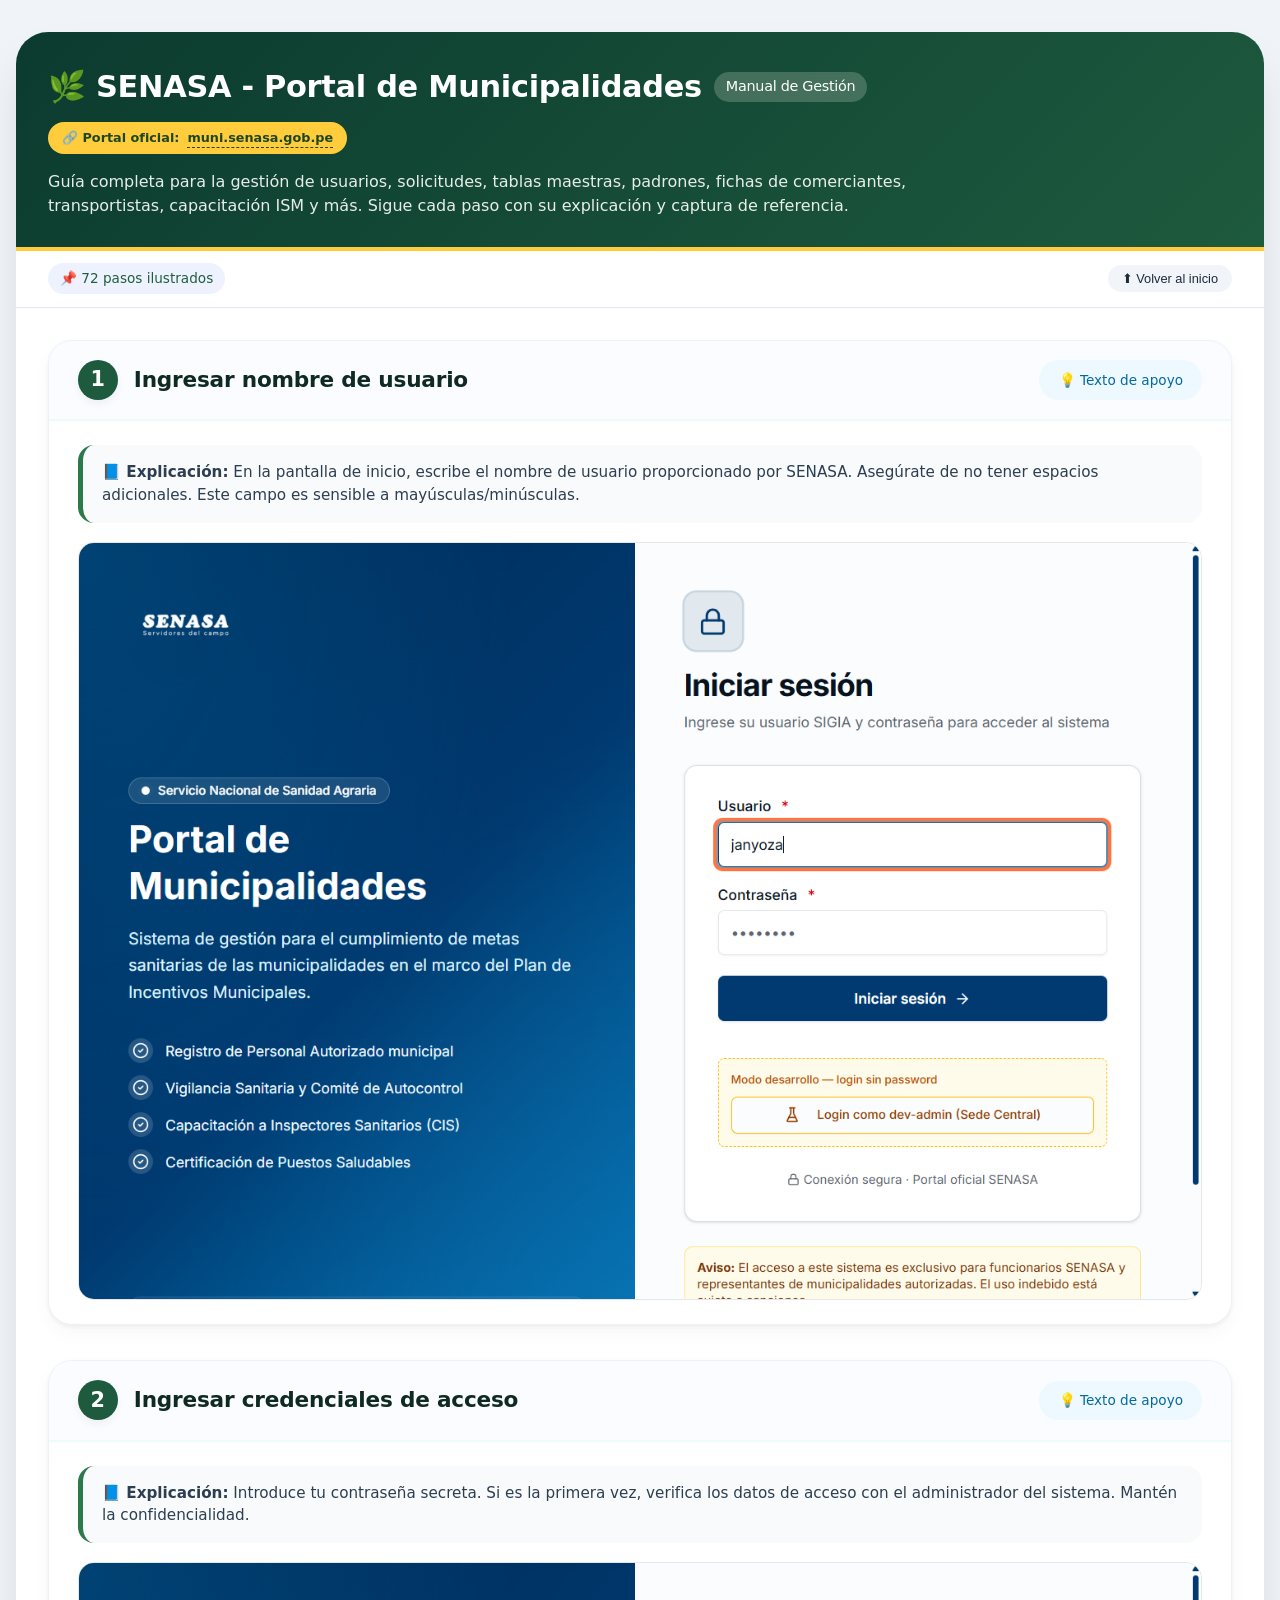
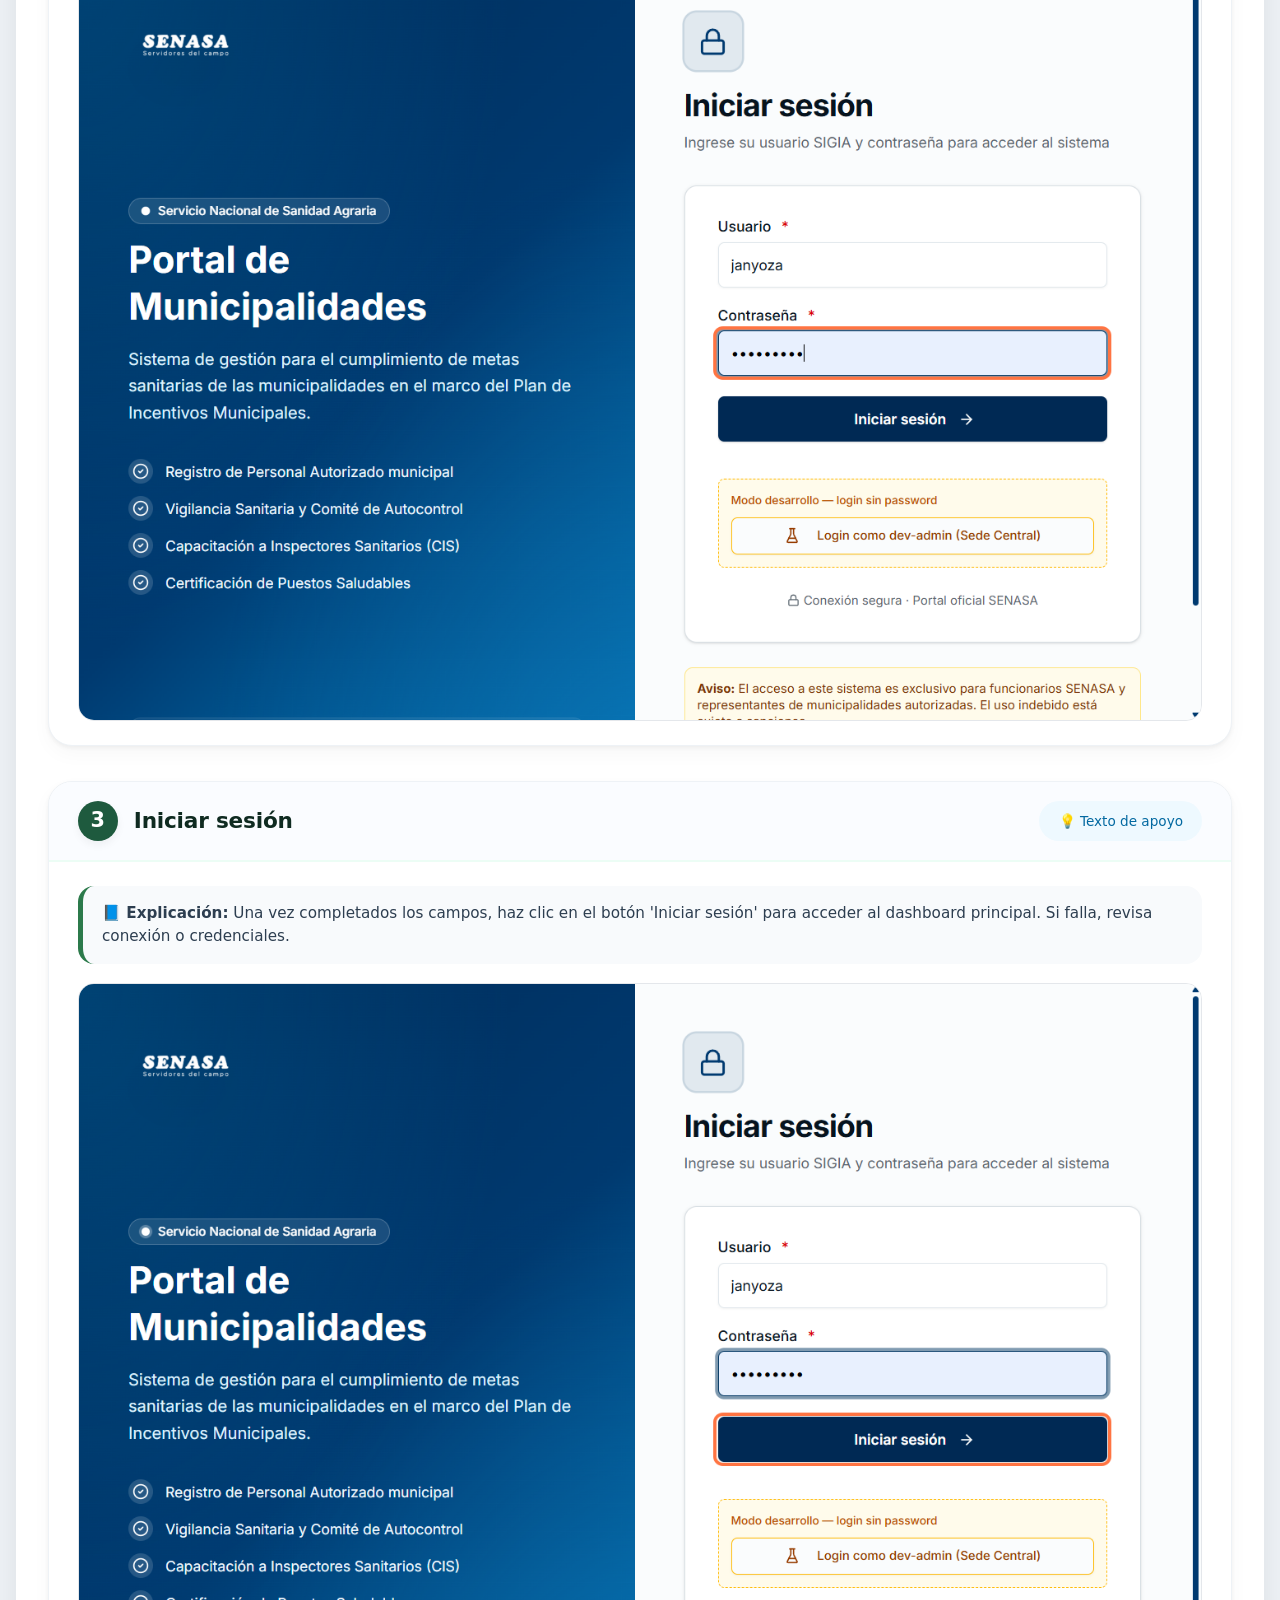
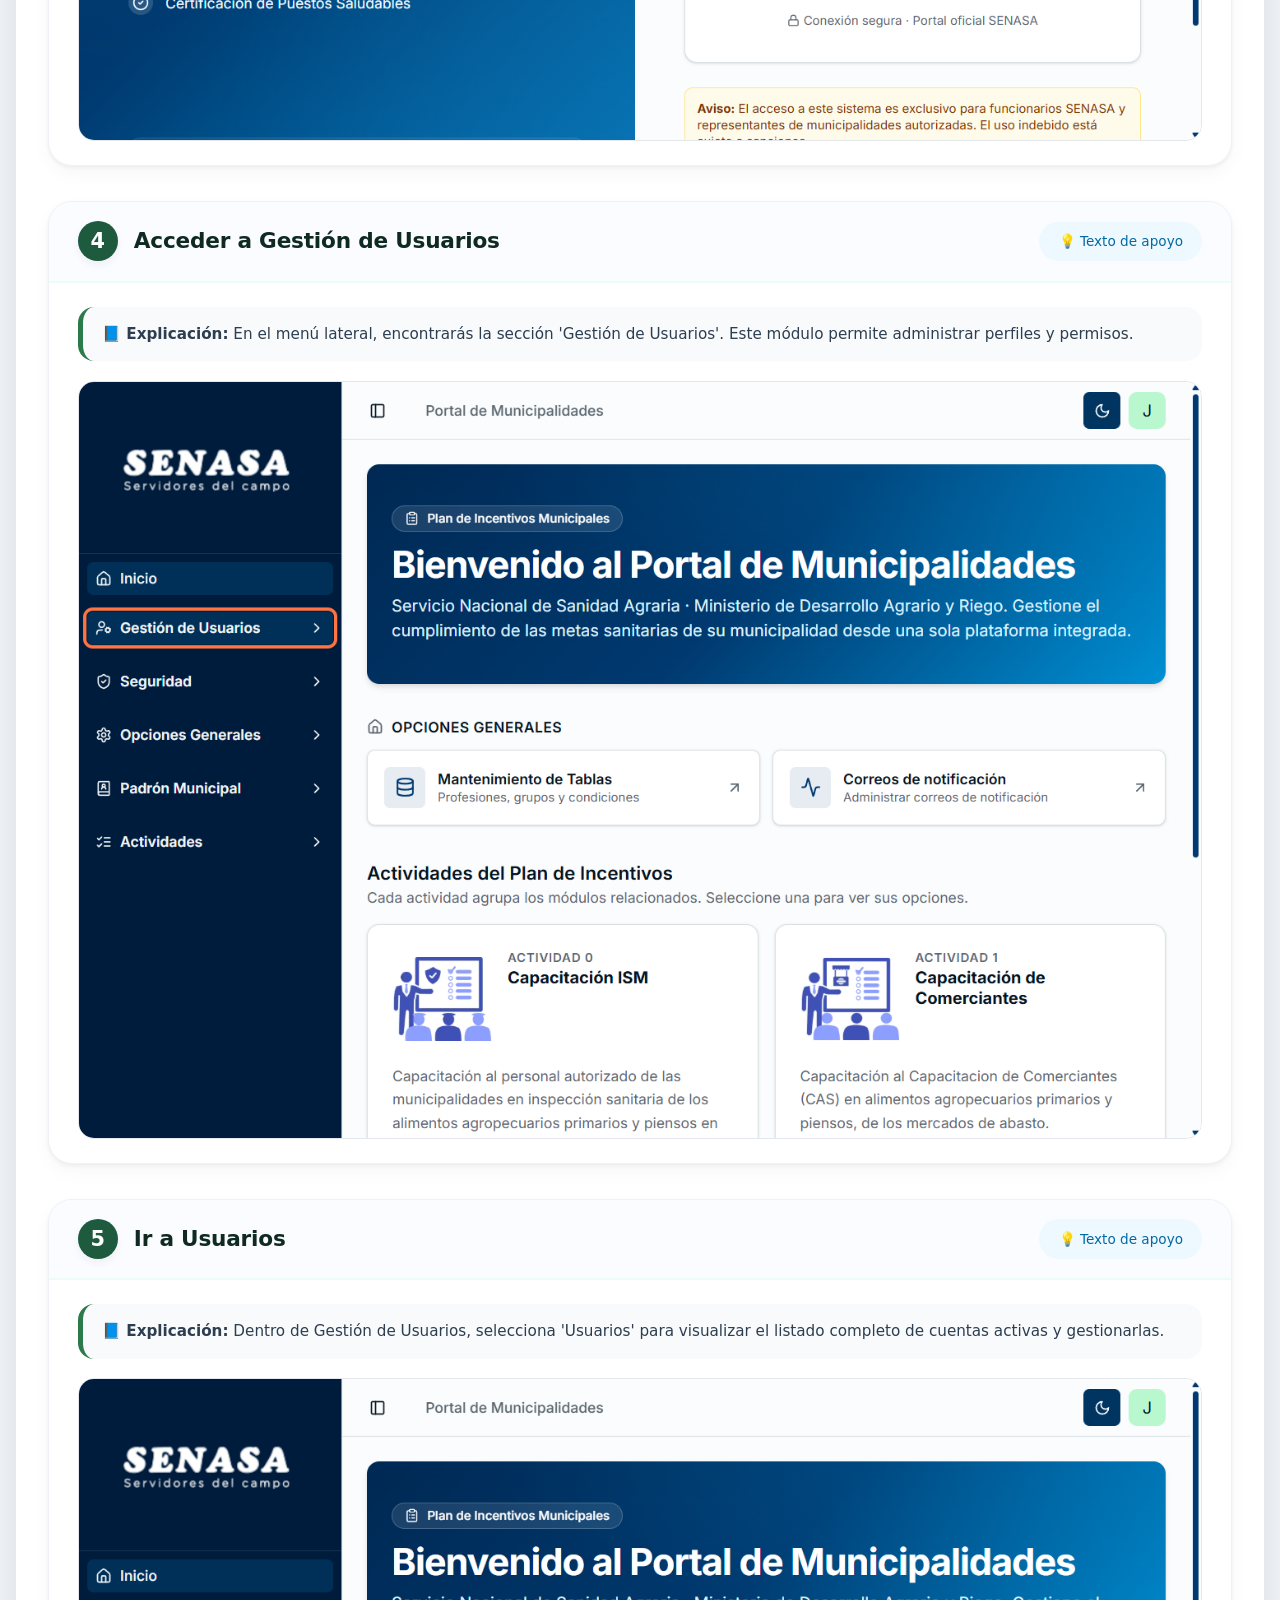
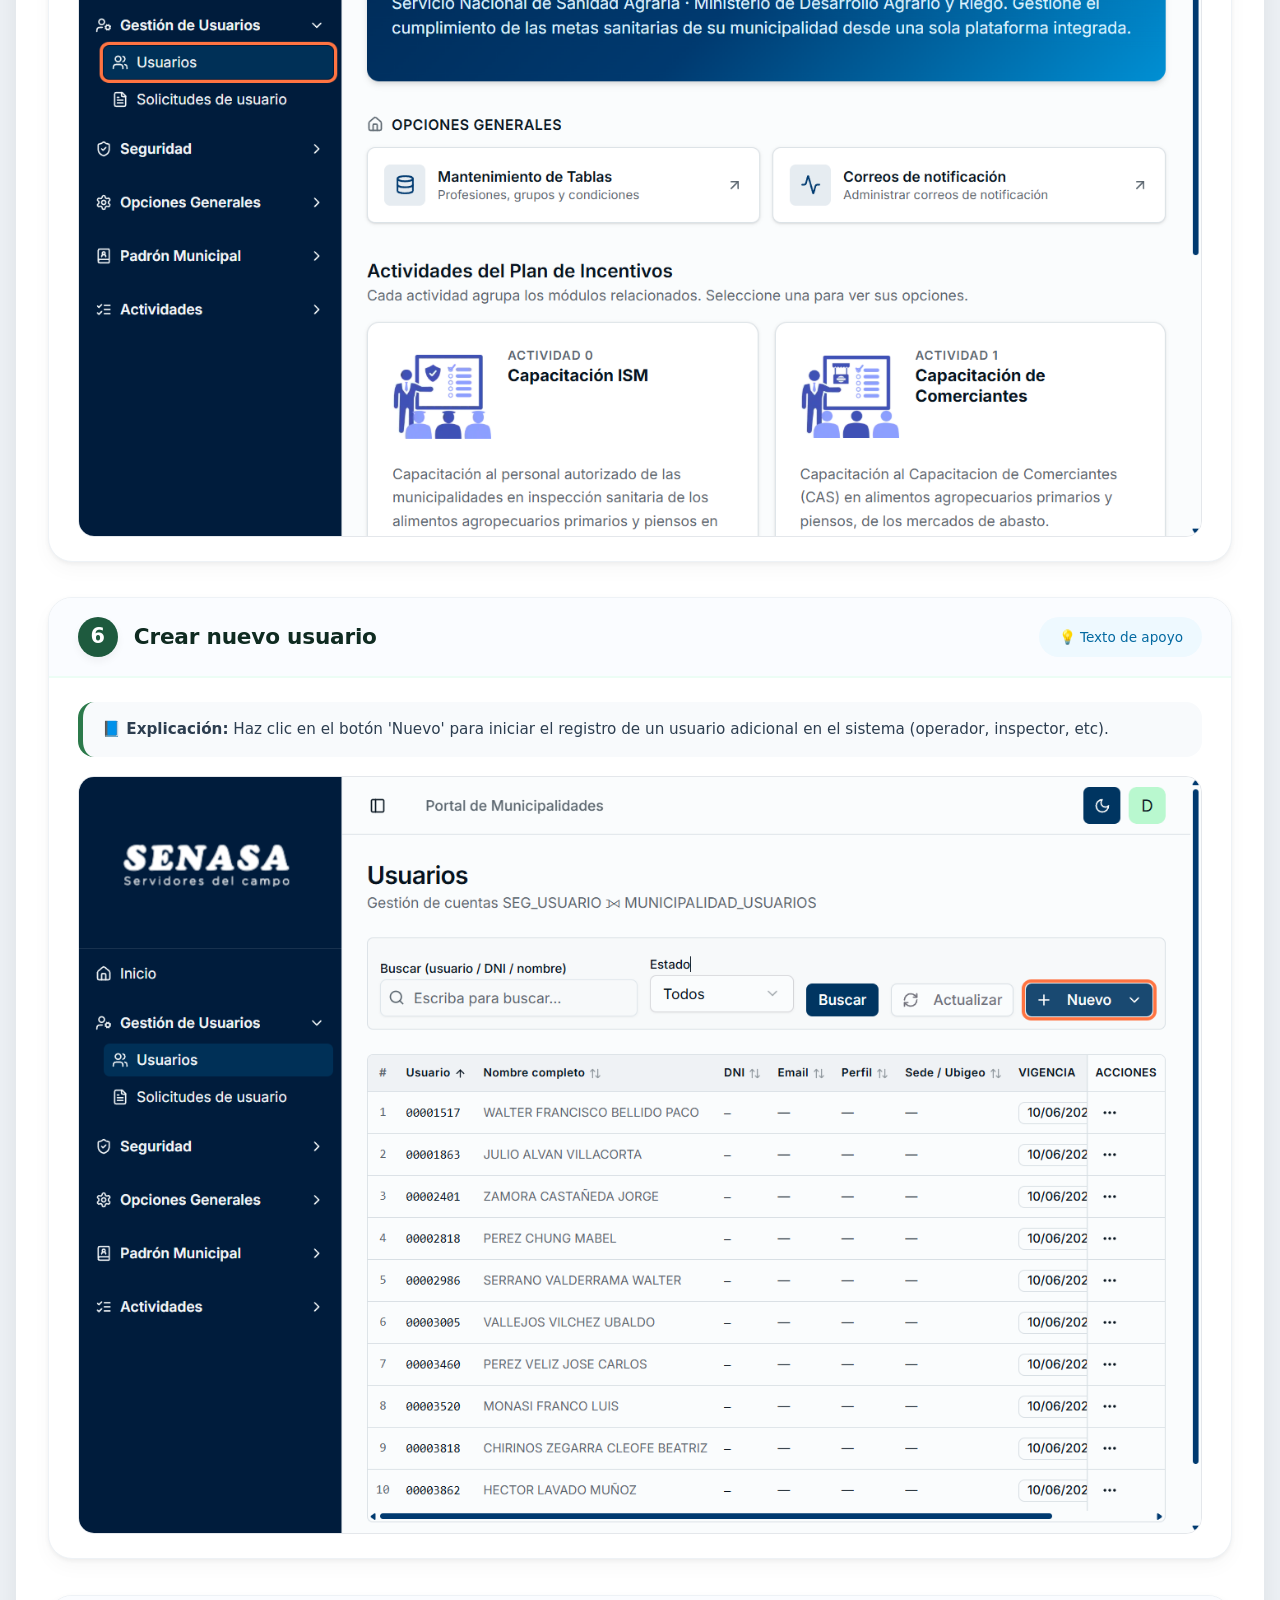
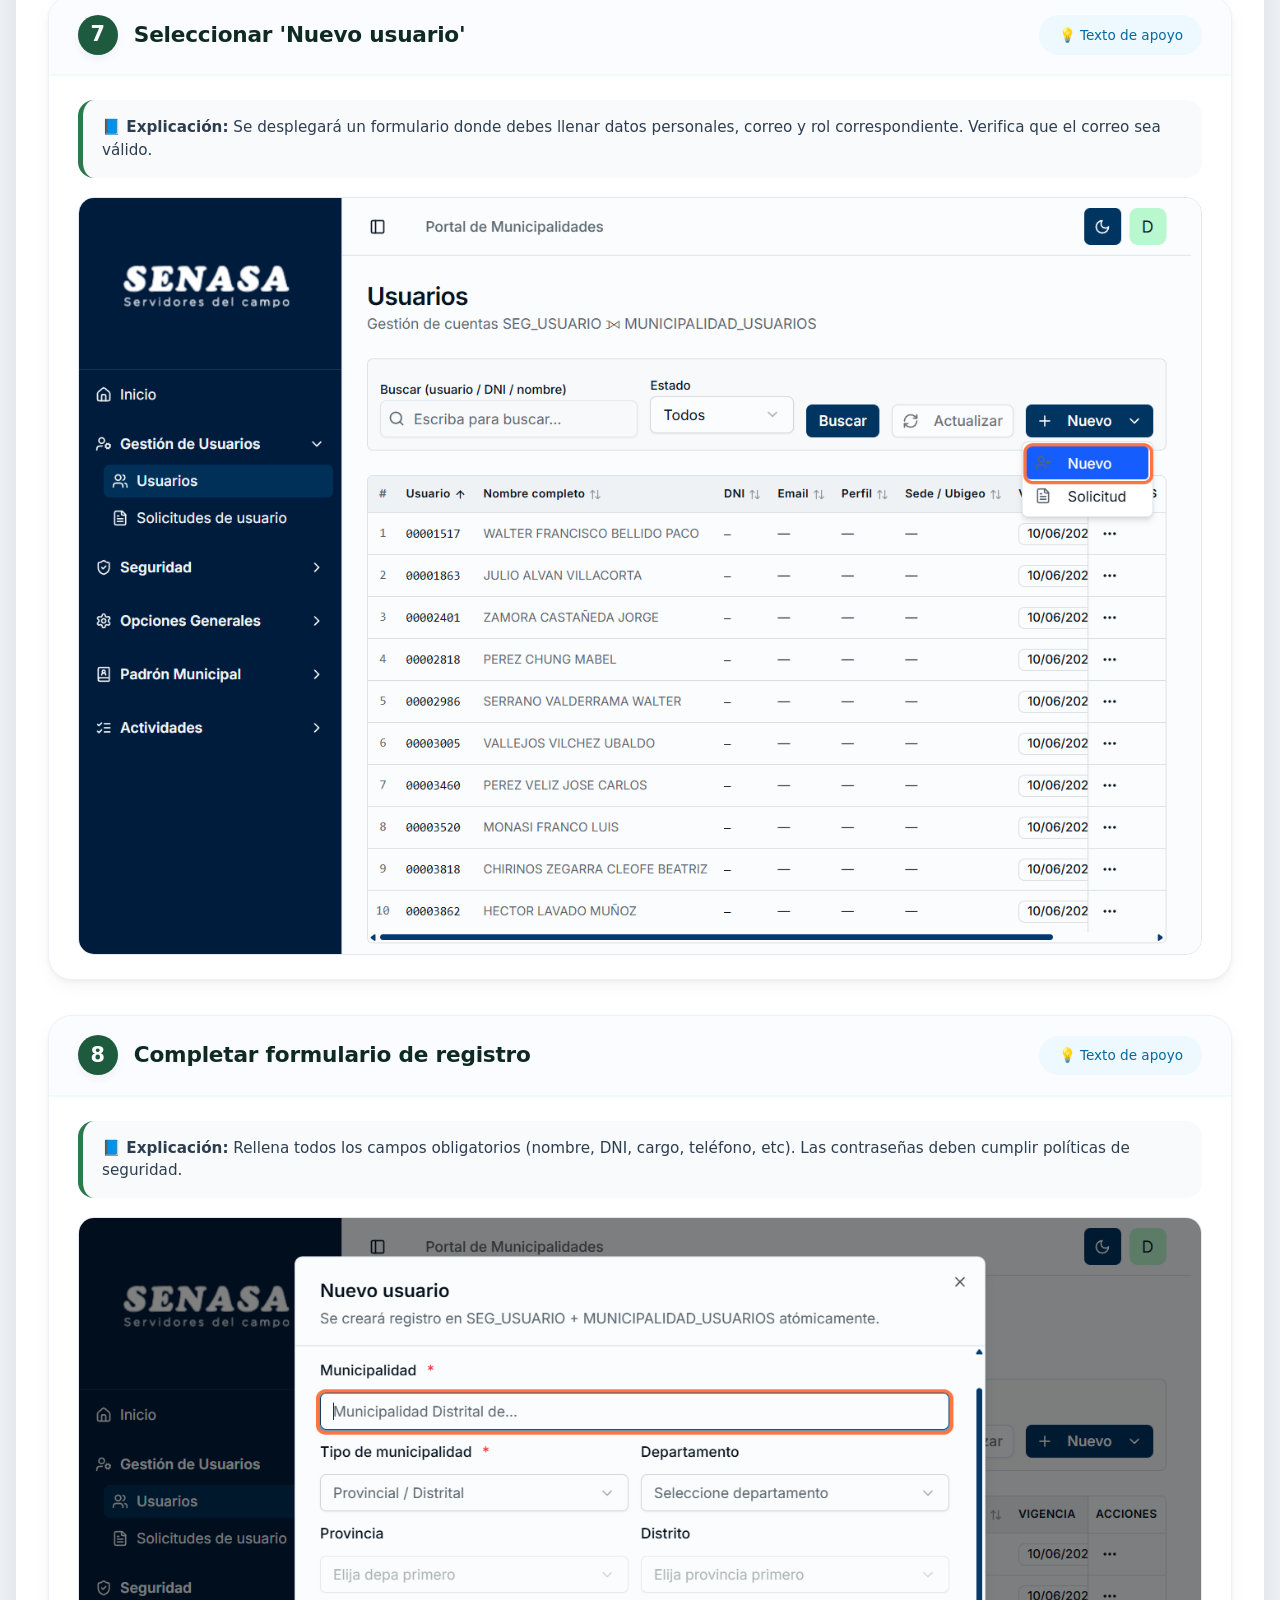
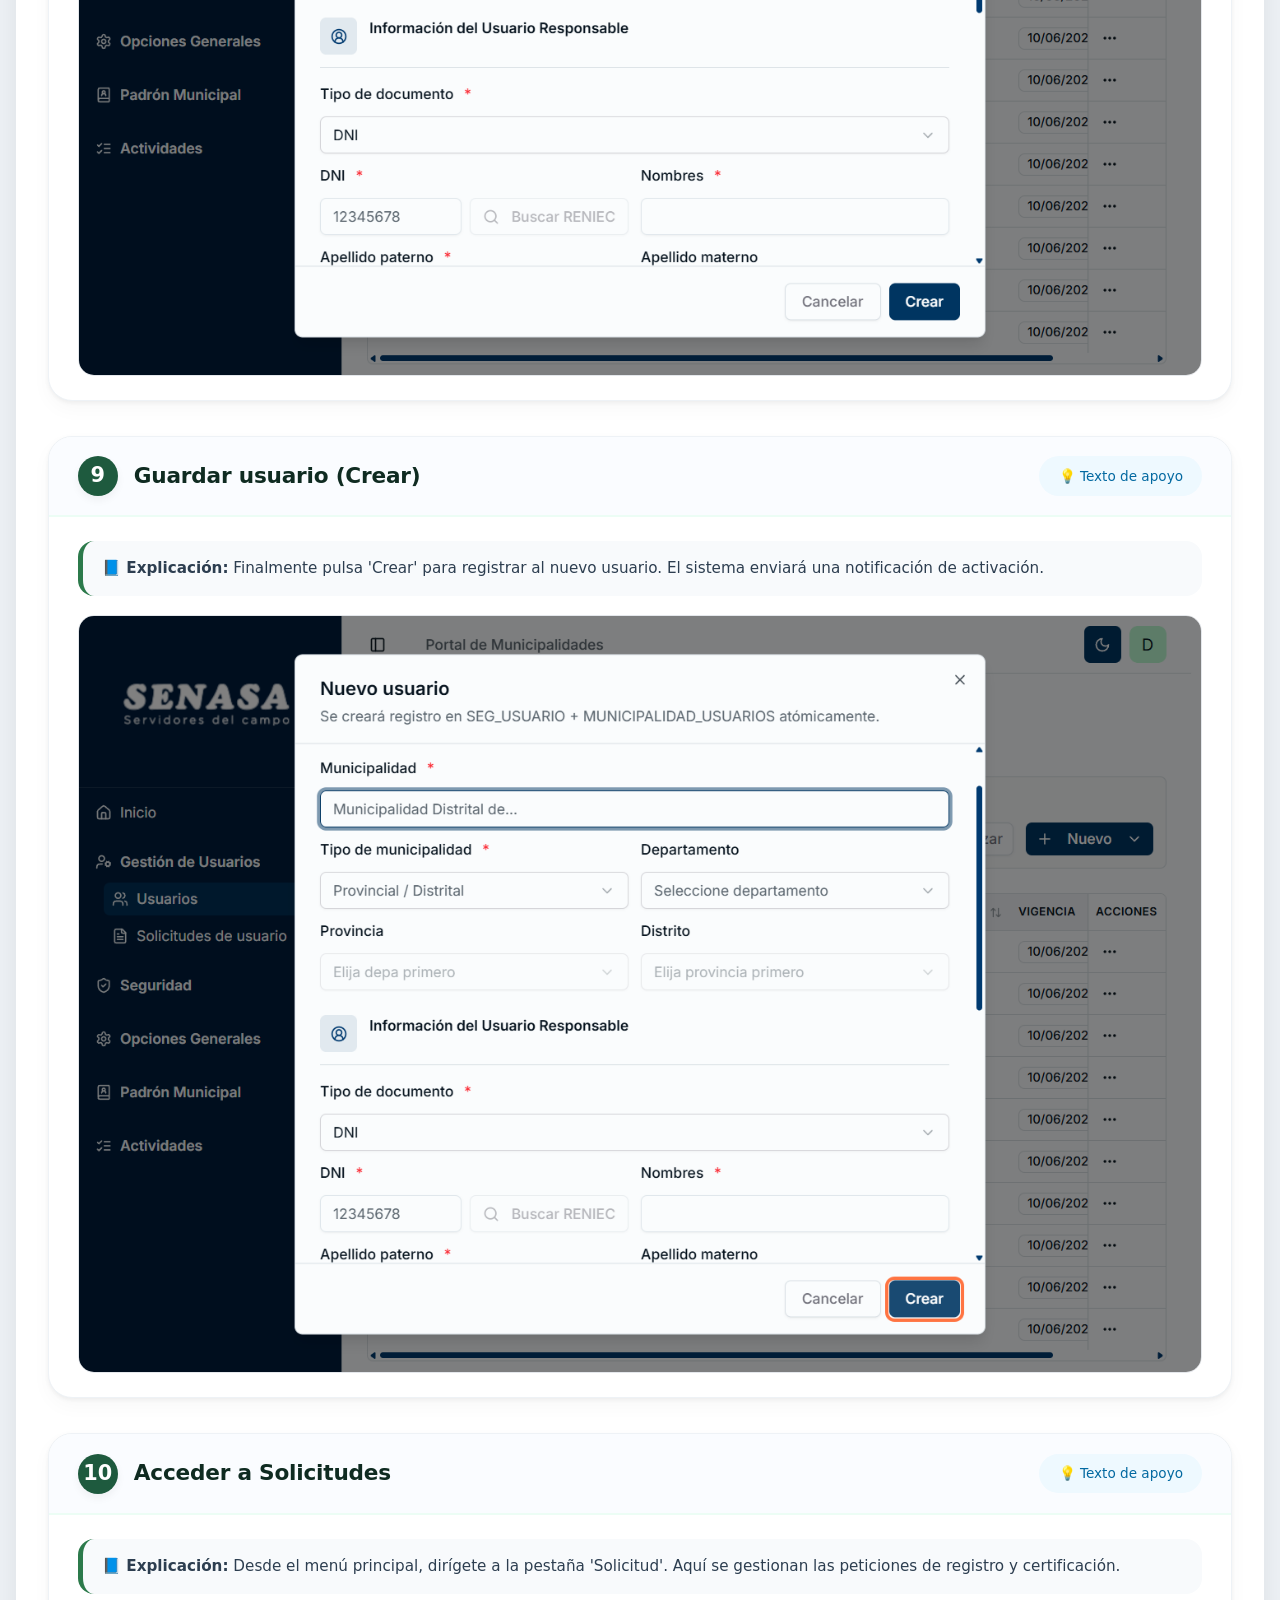
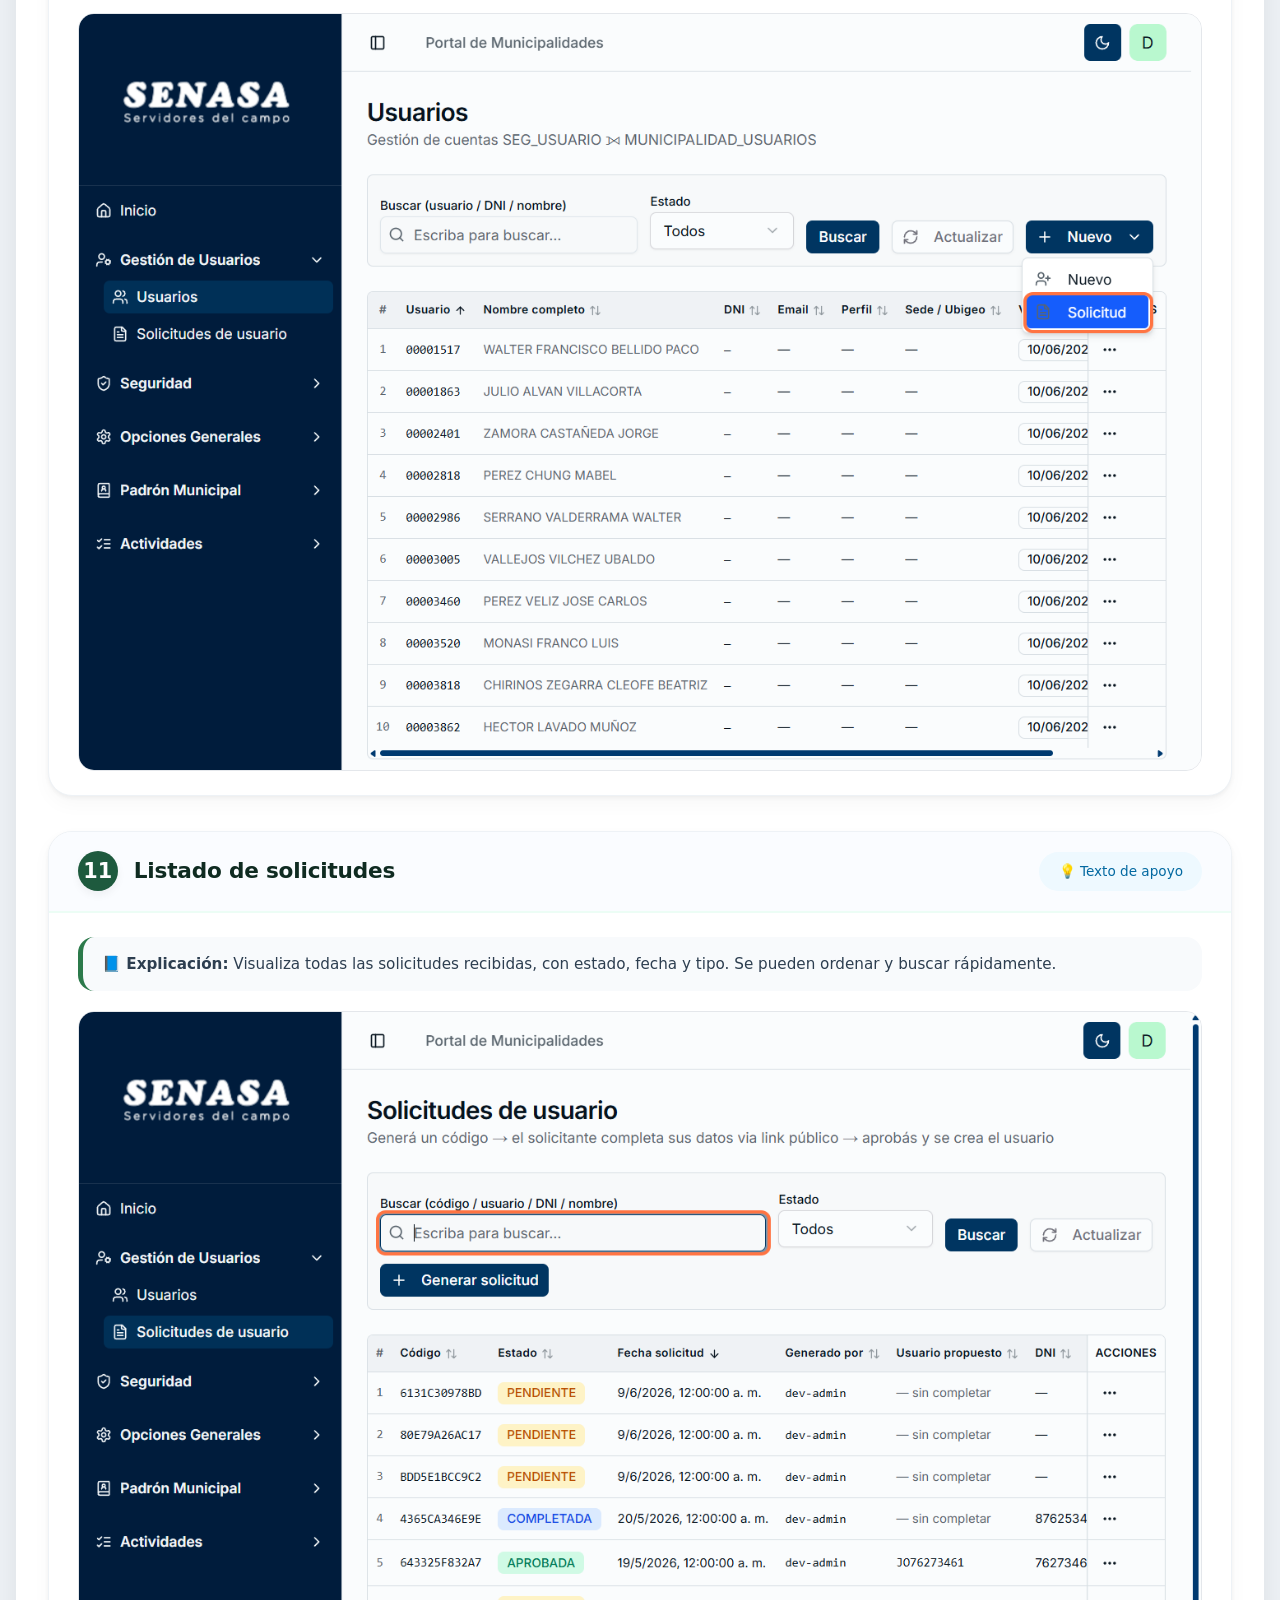
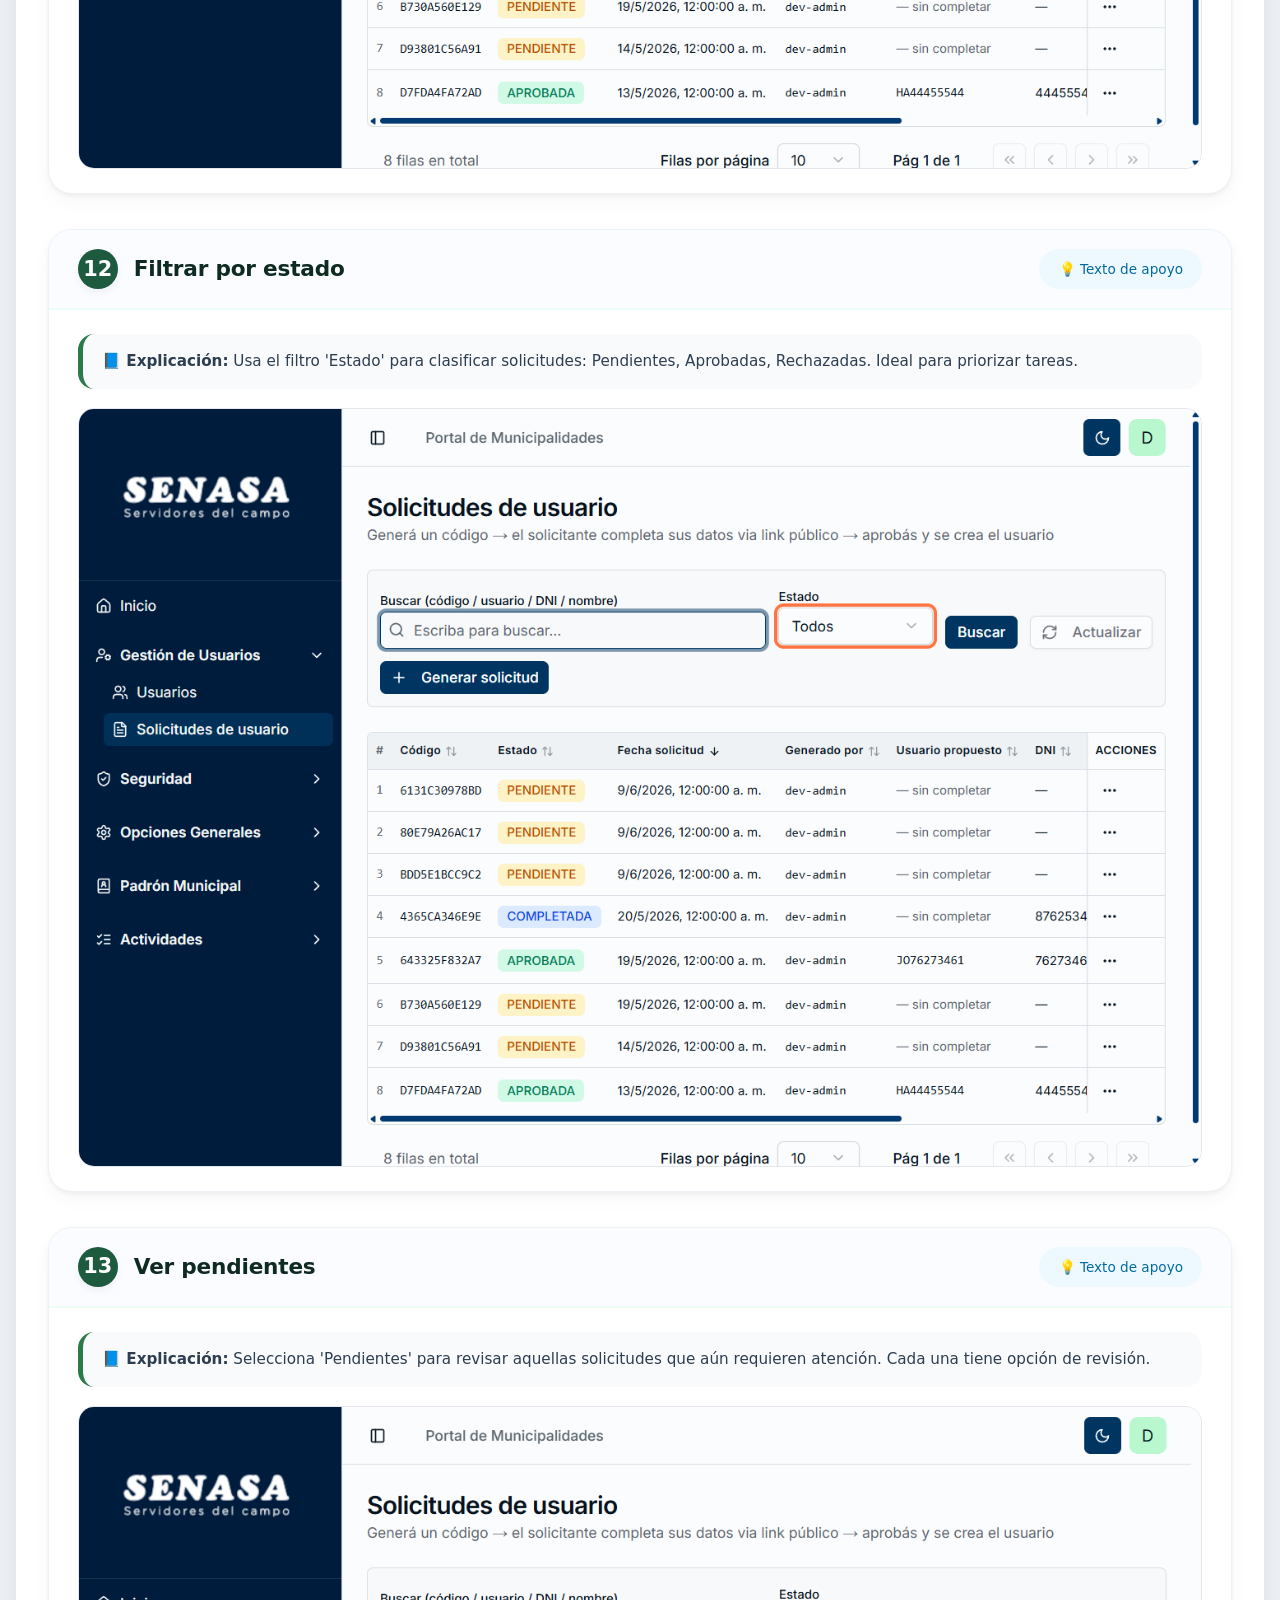
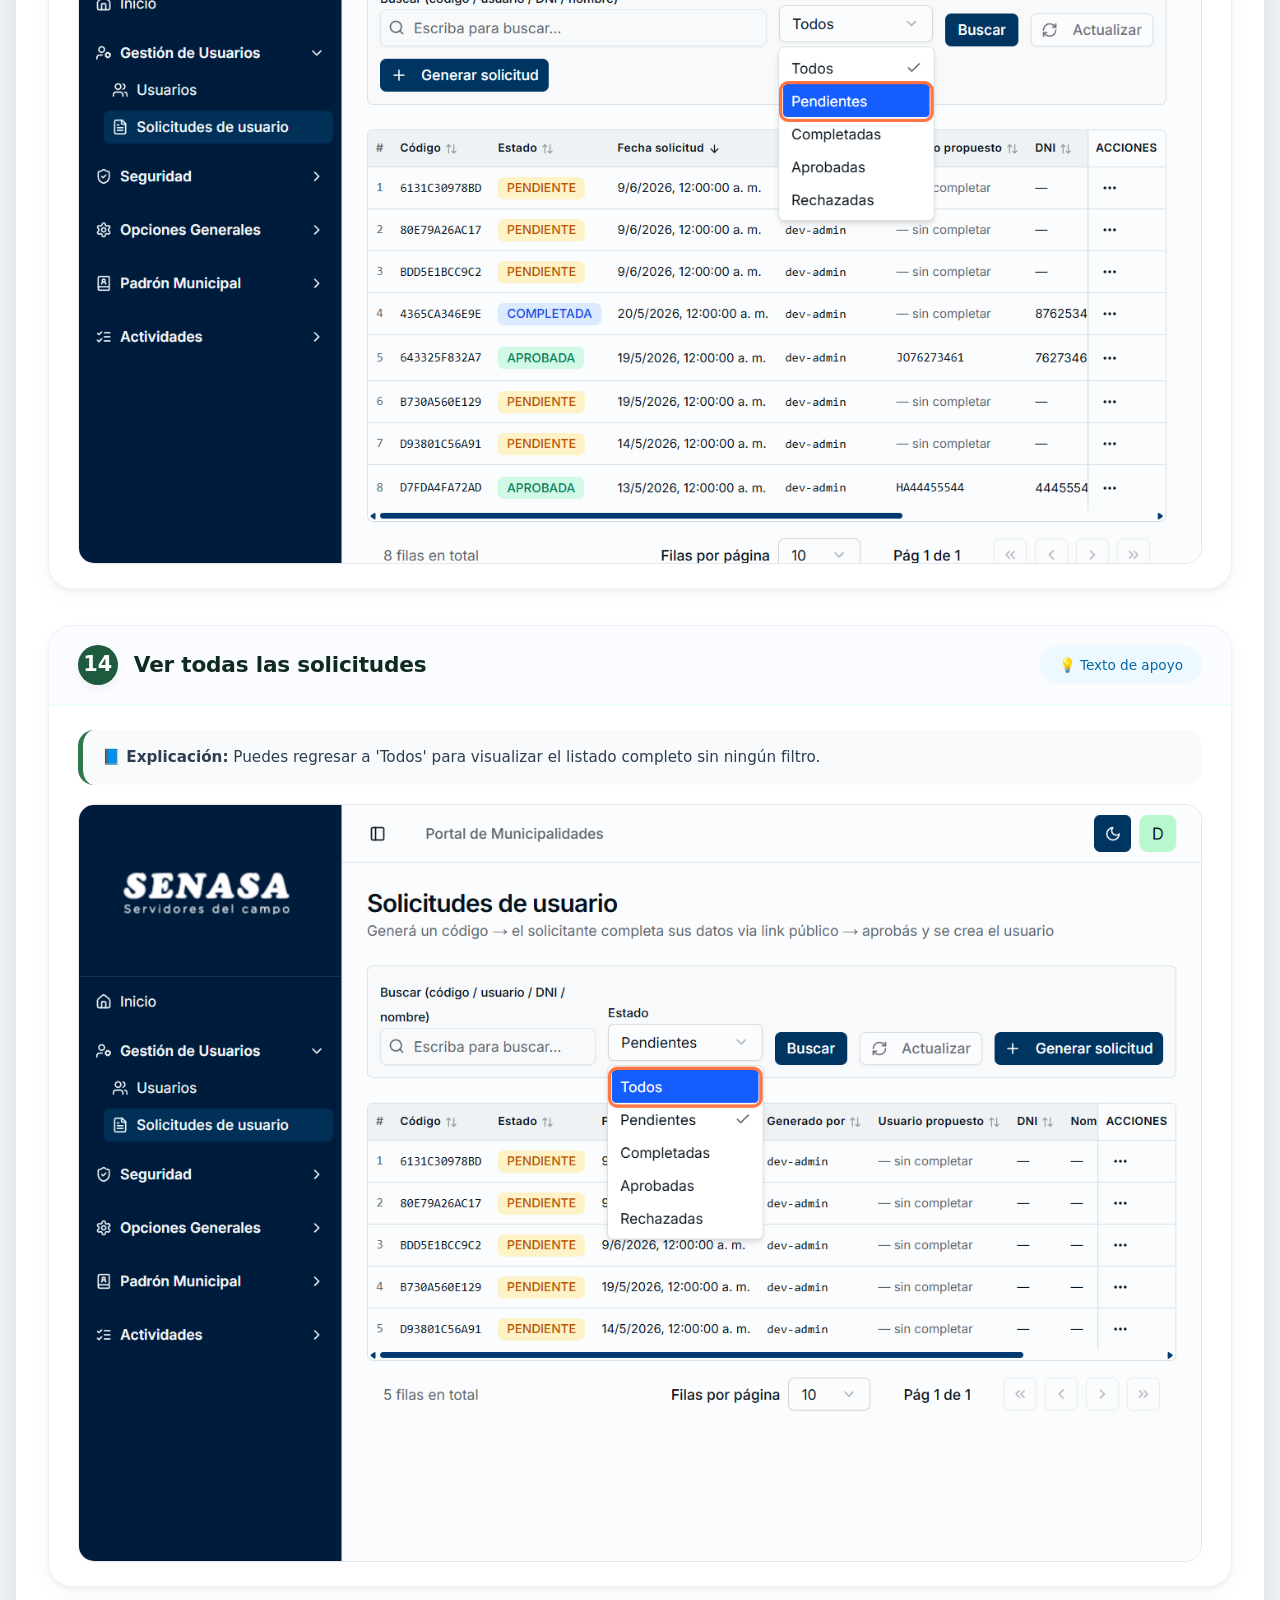
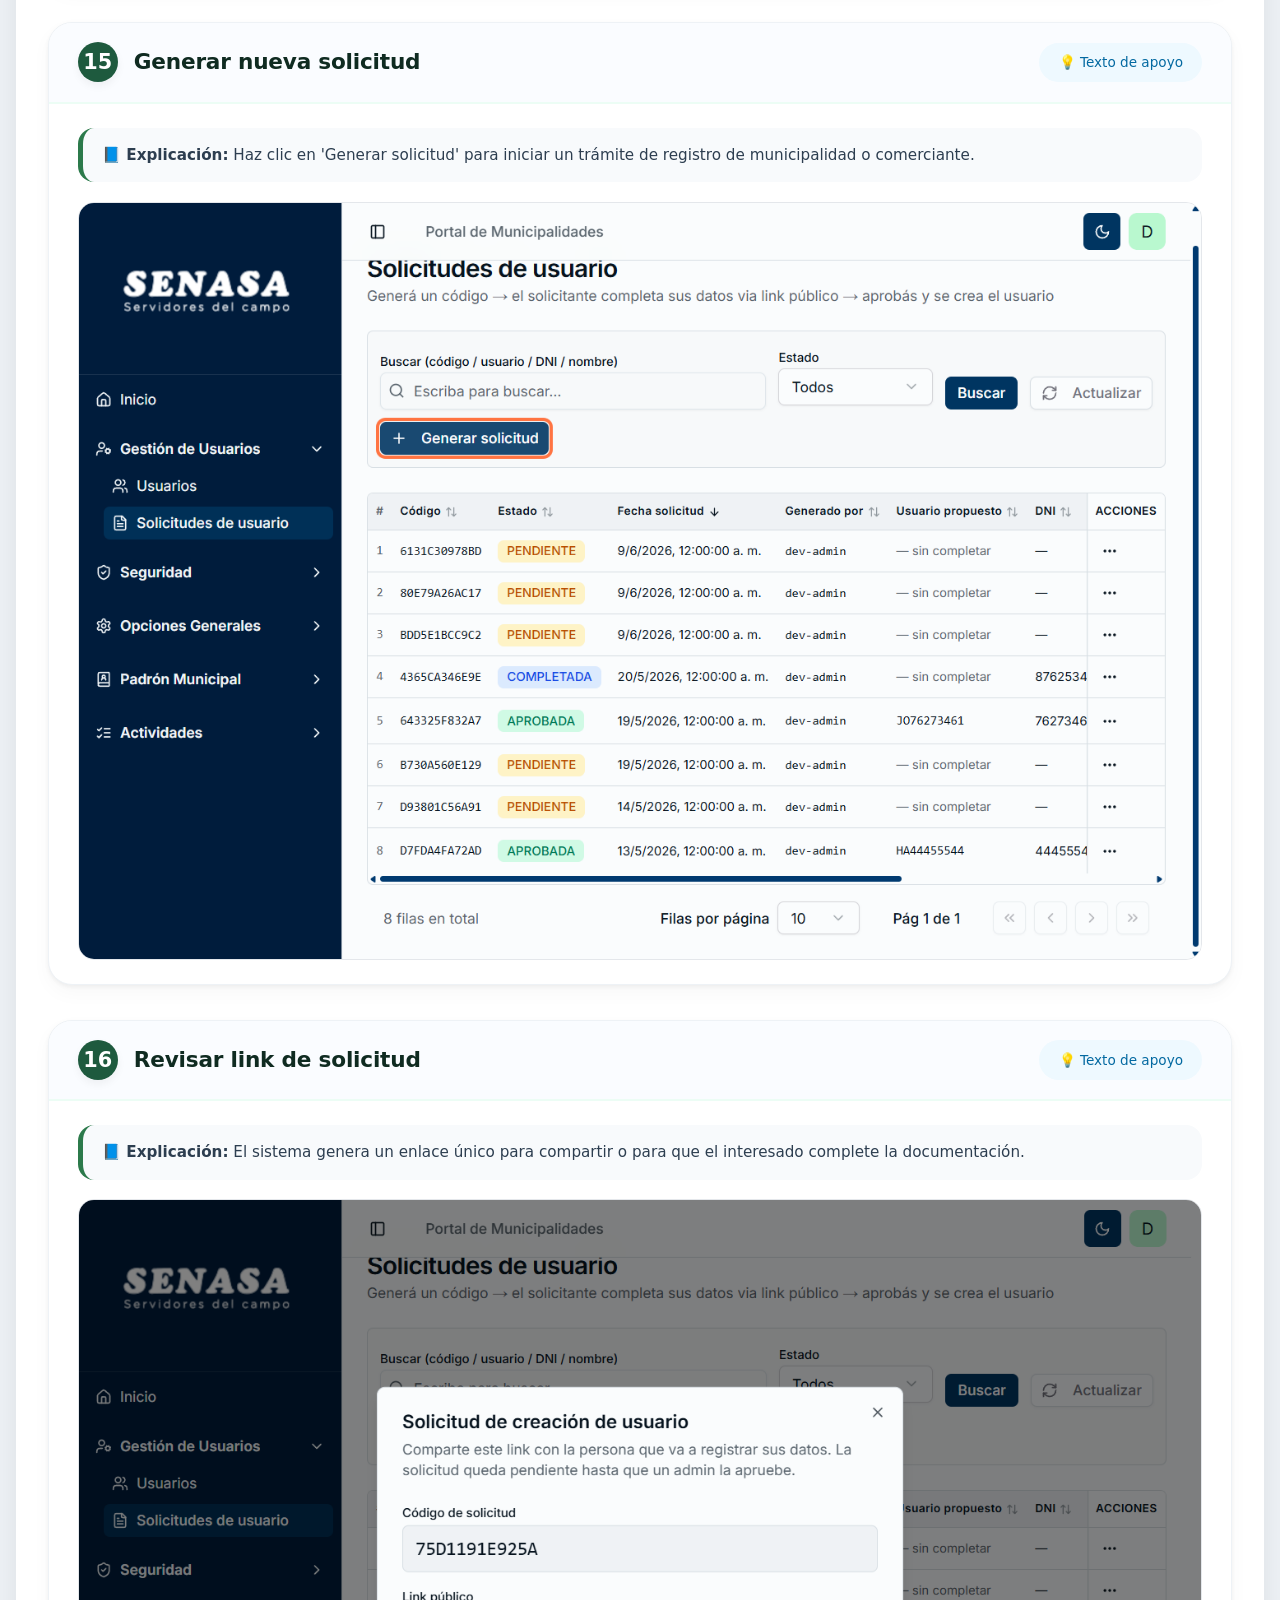
<file: index.html>
<!DOCTYPE html>
<html lang="es">
<head>
    <meta charset="UTF-8">
    <meta name="viewport" content="width=device-width, initial-scale=1.0, user-scalable=yes">
    <title>Manual de Gestión Municipal - SENASA | Guía Interactiva</title>
    <style>
        * {
            margin: 0;
            padding: 0;
            box-sizing: border-box;
        }

        body {
            font-family: 'Inter', system-ui, -apple-system, 'Segoe UI', Roboto, Helvetica, Arial, sans-serif;
            background: #f0f4f8;
            color: #1e293b;
            line-height: 1.5;
            padding: 2rem 1rem;
        }

        /* Contenedor principal */
        .manual-container {
            max-width: 1280px;
            margin: 0 auto;
            background: white;
            border-radius: 2rem;
            box-shadow: 0 25px 50px -12px rgba(0, 0, 0, 0.15);
            overflow: hidden;
        }

        /* Header */
        .manual-header {
            background: linear-gradient(135deg, #0b3b2f 0%, #1e5a3e 100%);
            padding: 2rem 2rem 1.8rem 2rem;
            color: white;
            border-bottom: 4px solid #ffcd3c;
        }

        .manual-header h1 {
            font-size: 1.9rem;
            font-weight: 700;
            letter-spacing: -0.3px;
            display: flex;
            align-items: center;
            gap: 12px;
            flex-wrap: wrap;
        }

        .manual-header h1 span {
            background: rgba(255,255,240,0.2);
            backdrop-filter: blur(4px);
            padding: 4px 12px;
            border-radius: 40px;
            font-size: 0.9rem;
            font-weight: 500;
        }

        .badge-portal {
            background: #ffcd3c;
            color: #1e4620;
            padding: 6px 14px;
            border-radius: 60px;
            font-size: 0.8rem;
            font-weight: 600;
            display: inline-flex;
            align-items: center;
            gap: 8px;
            margin-top: 12px;
            width: fit-content;
        }

        .badge-portal a {
            color: #1e4620;
            text-decoration: none;
            font-weight: 700;
            border-bottom: 1px dashed;
        }

        .description-intro {
            margin-top: 1rem;
            font-size: 1rem;
            opacity: 0.9;
            max-width: 80%;
        }

        /* Navegación rápida */
        .quick-nav {
            background: #ffffffdd;
            backdrop-filter: blur(8px);
            padding: 0.8rem 2rem;
            border-bottom: 1px solid #e2e8f0;
            display: flex;
            flex-wrap: wrap;
            gap: 1rem;
            justify-content: space-between;
            align-items: center;
        }

        .step-counter {
            font-weight: 500;
            background: #eef2ff;
            padding: 5px 12px;
            border-radius: 30px;
            font-size: 0.85rem;
            color: #1f5e3c;
        }

        .btn-top {
            background: #f1f5f9;
            border: none;
            padding: 6px 14px;
            border-radius: 40px;
            font-size: 0.8rem;
            font-weight: 500;
            cursor: pointer;
            transition: 0.2s;
            color: #1e293b;
        }

        .btn-top:hover {
            background: #e2e8f0;
            transform: translateY(-2px);
        }

        /* Pasos estilo tarjeta mejorada */
        .steps-wrapper {
            padding: 2rem 2rem 3rem 2rem;
            display: flex;
            flex-direction: column;
            gap: 2.2rem;
        }

        .step-card {
            background: #ffffff;
            border-radius: 1.5rem;
            box-shadow: 0 8px 20px rgba(0, 0, 0, 0.03), 0 2px 4px rgba(0, 0, 0, 0.05);
            transition: all 0.2s ease;
            border: 1px solid #eef2f6;
            overflow: hidden;
        }

        .step-card:hover {
            box-shadow: 0 20px 30px -12px rgba(0, 0, 0, 0.1);
            border-color: #cbd5e1;
        }

        .step-header {
            display: flex;
            align-items: center;
            gap: 1rem;
            padding: 1.2rem 1.8rem;
            background: #fafcff;
            border-bottom: 2px solid #ecfdf5;
            flex-wrap: wrap;
        }

        .step-number {
            background: #1e5a3e;
            color: white;
            width: 40px;
            height: 40px;
            display: flex;
            align-items: center;
            justify-content: center;
            border-radius: 60px;
            font-weight: 700;
            font-size: 1.3rem;
            box-shadow: 0 4px 8px rgba(0, 0, 0, 0.05);
        }

        .step-title {
            font-size: 1.35rem;
            font-weight: 700;
            color: #0f2b21;
            letter-spacing: -0.2px;
        }

        .step-support-text {
            background: #eef9ff;
            padding: 0.6rem 1.2rem;
            border-radius: 48px;
            font-size: 0.85rem;
            font-weight: 500;
            color: #0369a1;
            display: inline-flex;
            align-items: center;
            gap: 8px;
            margin-left: auto;
        }

        .step-content {
            display: flex;
            flex-direction: column;
            gap: 1.2rem;
            padding: 1.5rem 1.8rem;
        }

        .step-description {
            background: #f8fafc;
            padding: 1rem 1.2rem;
            border-radius: 1rem;
            border-left: 5px solid #2c7a4b;
            font-size: 0.95rem;
            color: #2d3e50;
        }

        .step-img {
            background: #f1f5f9;
            border-radius: 1rem;
            overflow: hidden;
            text-align: center;
            border: 1px solid #e4e7eb;
            transition: 0.1s;
        }

        .step-img img {
            max-width: 100%;
            height: auto;
            display: block;
            margin: 0 auto;
            background: white;
        }

        /* texto adicional en pasos específicos */
        .info-note {
            background: #fff9e6;
            border-radius: 14px;
            padding: 0.8rem 1.2rem;
            font-size: 0.85rem;
            color: #b45309;
            border-right: 3px solid #fbbf24;
        }

        .footer {
            background: #f1f5f9;
            text-align: center;
            padding: 1.5rem;
            font-size: 0.8rem;
            color: #475569;
            border-top: 1px solid #e2e8f0;
        }

        @media (max-width: 700px) {
            .manual-header {
                padding: 1.5rem;
            }
            .steps-wrapper {
                padding: 1.2rem;
            }
            .step-header {
                flex-direction: column;
                align-items: flex-start;
            }
            .step-support-text {
                margin-left: 0;
                margin-top: 6px;
            }
            .step-title {
                font-size: 1.2rem;
            }
        }

        .btn-copy-info {
            background: none;
            border: none;
            font-size: 0.75rem;
            color: #4b5563;
            cursor: pointer;
            margin-left: 6px;
        }
    </style>
</head>
<body>
<div class="manual-container">
    <div class="manual-header">
        <h1>
            🌿 SENASA - Portal de Municipalidades
            <span>Manual de Gestión</span>
        </h1>
        <div class="badge-portal">
            🔗 Portal oficial: <a href="https://muni.senasa.gob.pe/" target="_blank" rel="noopener">muni.senasa.gob.pe</a>
        </div>
        <div class="description-intro">
            Guía completa para la gestión de usuarios, solicitudes, tablas maestras, padrones, fichas de comerciantes, transportistas, capacitación ISM y más.  
            Sigue cada paso con su explicación y captura de referencia.
        </div>
    </div>

    <div class="quick-nav">
        <div class="step-counter">📌 72 pasos ilustrados</div>
        <button class="btn-top" id="scrollTopBtn">⬆ Volver al inicio</button>
    </div>

    <div class="steps-wrapper" id="stepsContainer">
        <!-- Los pasos se generarán dinámicamente con JS para mejor mantenimiento, pero basado en contenido extraído del HTML original.
        He incluido todos los pasos textuales y mejorados con textos de apoyo explicativos -->
    </div>
    <div class="footer">
        © SENASA - Gestión Municipal | Manual interactivo con apoyo paso a paso | Versión mejorada
    </div>
</div>

<script>
    // Array de pasos basado en el documento original (rescatando cada paso y añadiendo textos de apoyo claros)
    const stepsData = [
        { number: 1, title: "Ingresar nombre de usuario", description: "En la pantalla de inicio, escribe el nombre de usuario proporcionado por SENASA. Asegúrate de no tener espacios adicionales. Este campo es sensible a mayúsculas/minúsculas.", img: "./Manual de Gestion Municipal - SENASA_files/3aeefdf0-715f-4dd8-8749-bb2a27786149(1).png" },
        { number: 2, title: "Ingresar credenciales de acceso", description: "Introduce tu contraseña secreta. Si es la primera vez, verifica los datos de acceso con el administrador del sistema. Mantén la confidencialidad.", img: "./Manual de Gestion Municipal - SENASA_files/11b1c140-20f2-49bb-83c9-24079b8fe095.png" },
        { number: 3, title: "Iniciar sesión", description: "Una vez completados los campos, haz clic en el botón 'Iniciar sesión' para acceder al dashboard principal. Si falla, revisa conexión o credenciales.", img: "./Manual de Gestion Municipal - SENASA_files/efa9fe5c-fa58-44f1-a826-b65944faf4b8.png" },
        { number: 4, title: "Acceder a Gestión de Usuarios", description: "En el menú lateral, encontrarás la sección 'Gestión de Usuarios'. Este módulo permite administrar perfiles y permisos.", img: "./Manual de Gestion Municipal - SENASA_files/e78aa293-8a12-4fc4-bc6d-26856a9245f7.png" },
        { number: 5, title: "Ir a Usuarios", description: "Dentro de Gestión de Usuarios, selecciona 'Usuarios' para visualizar el listado completo de cuentas activas y gestionarlas.", img: "./Manual de Gestion Municipal - SENASA_files/1bee0336-da61-4a66-8a71-2bf7c855ad21.png" },
        { number: 6, title: "Crear nuevo usuario", description: "Haz clic en el botón 'Nuevo' para iniciar el registro de un usuario adicional en el sistema (operador, inspector, etc).", img: "./Manual de Gestion Municipal - SENASA_files/b5fc5864-7593-49f8-a4c0-5578c3c118b2.png" },
        { number: 7, title: "Seleccionar 'Nuevo usuario'", description: "Se desplegará un formulario donde debes llenar datos personales, correo y rol correspondiente. Verifica que el correo sea válido.", img: "./Manual de Gestion Municipal - SENASA_files/a3baa6e4-7866-4f2a-b2f7-987ebf33cb31.png" },
        { number: 8, title: "Completar formulario de registro", description: "Rellena todos los campos obligatorios (nombre, DNI, cargo, teléfono, etc). Las contraseñas deben cumplir políticas de seguridad.", img: "./Manual de Gestion Municipal - SENASA_files/d5f352b8-2e7c-46b9-b725-5f972bf6f702.png" },
        { number: 9, title: "Guardar usuario (Crear)", description: "Finalmente pulsa 'Crear' para registrar al nuevo usuario. El sistema enviará una notificación de activación.", img: "./Manual de Gestion Municipal - SENASA_files/e69a5e45-6690-4d5f-a1a2-5bb9fc84175d.png" },
        { number: 10, title: "Acceder a Solicitudes", description: "Desde el menú principal, dirígete a la pestaña 'Solicitud'. Aquí se gestionan las peticiones de registro y certificación.", img: "./Manual de Gestion Municipal - SENASA_files/e685a1b7-1922-4bf5-8cdf-f2c1b8dc6bd9.png" },
        { number: 11, title: "Listado de solicitudes", description: "Visualiza todas las solicitudes recibidas, con estado, fecha y tipo. Se pueden ordenar y buscar rápidamente.", img: "./Manual de Gestion Municipal - SENASA_files/8e52f398-ac39-4e34-b9a2-20b0234f7dff.png" },
        { number: 12, title: "Filtrar por estado", description: "Usa el filtro 'Estado' para clasificar solicitudes: Pendientes, Aprobadas, Rechazadas. Ideal para priorizar tareas.", img: "./Manual de Gestion Municipal - SENASA_files/f395242f-75c4-4c1b-a1f4-1be3b1921f10.png" },
        { number: 13, title: "Ver pendientes", description: "Selecciona 'Pendientes' para revisar aquellas solicitudes que aún requieren atención. Cada una tiene opción de revisión.", img: "./Manual de Gestion Municipal - SENASA_files/a761fb30-407f-48f2-86b1-3385db533ea0.png" },
        { number: 14, title: "Ver todas las solicitudes", description: "Puedes regresar a 'Todos' para visualizar el listado completo sin ningún filtro.", img: "./Manual de Gestion Municipal - SENASA_files/019c25da-d068-4b12-9ccb-2480370d3b5d.png" },
        { number: 15, title: "Generar nueva solicitud", description: "Haz clic en 'Generar solicitud' para iniciar un trámite de registro de municipalidad o comerciante.", img: "./Manual de Gestion Municipal - SENASA_files/f39beb88-7204-4336-a7bd-628d47dc0990.png" },
        { number: 16, title: "Revisar link de solicitud", description: "El sistema genera un enlace único para compartir o para que el interesado complete la documentación.", img: "./Manual de Gestion Municipal - SENASA_files/a6c4850b-50fd-4992-8e72-8fc17931cf03.png" },
        { number: 17, title: "Copiar link", description: "Copia el enlace haciendo clic en el ícono correspondiente. Útil para enviar por correo o chat.", img: "./Manual de Gestion Municipal - SENASA_files/6c0c1667-e2ee-4a85-a228-062940759f9c.png" },
        { number: 18, title: "Confirmar copiado", description: "El sistema notificará 'Link copiado'. Asegúrate de pegarlo en un lugar seguro.", img: "./Manual de Gestion Municipal - SENASA_files/42c4c676-1f3b-4b98-b987-f397de02d994.png" },
        { number: 19, title: "Enviar solicitud", description: "Presiona 'Enviar solicitud' para remitir la petición al área correspondiente. Quedará en estado pendiente.", img: "./Manual de Gestion Municipal - SENASA_files/cecf5440-379b-43b0-9efc-fd894d5b5ef5.png" },
        { number: 20, title: "Acciones sobre la solicitud", description: "En la columna de acciones (tres puntos) encontrarás opciones como ver registro, editar o aprobar.", img: "./Manual de Gestion Municipal - SENASA_files/c47117da-c572-4b33-b804-14610218ae5e.png" },
        { number: 21, title: "Ver registro detallado", description: "Haz clic en 'Ver registro' para consultar cada campo de la solicitud, documentos adjuntos y trazabilidad.", img: "./Manual de Gestion Municipal - SENASA_files/0edc633c-9266-4af5-8a1a-dd740bda9bc2.png" },
        { number: 22, title: "Revisar información del usuario", description: "Aparecerán los datos ingresados por el solicitante. Valida nombres, documento y requisitos.", img: "./Manual de Gestion Municipal - SENASA_files/f0c87fa9-83f2-4b84-b650-19df61287dbf.png" },
        { number: 23, title: "Aprobar solicitud", description: "Si todo está correcto, haz clic en 'Aprobar la solicitud' para autorizar el acceso o registro.", img: "./Manual de Gestion Municipal - SENASA_files/75974818-55ba-4ad0-b2e3-25879618df7c.png" },
        { number: 24, title: "Confirmar aprobación", description: "Se abrirá una ventana emergente para confirmar la acción. Pulsa 'Aceptar' para completar el proceso.", img: "./Manual de Gestion Municipal - SENASA_files/c5fbe706-dfc7-4af0-9b7e-448a8f9a24a7.png" },
        { number: 25, title: "Opciones Generales", description: "Regresa al menú y selecciona 'Opciones Generales' para configuraciones avanzadas.", img: "./Manual de Gestion Municipal - SENASA_files/6956a006-790b-4ece-b800-09e40442f060.png" },
        { number: 26, title: "Mantenimiento de Tablas", description: "Accede a 'Mantenimiento de Tablas' para gestionar datos maestros (categorías, productos, etc.)", img: "./Manual de Gestion Municipal - SENASA_files/26800f5c-9ab6-487b-bc32-e8e447bf802d.png" },
        { number: 27, title: "Lista de tablas maestras", description: "Se visualizan todas las tablas parametrizables: grupo de alimentos, piensos, especies, etc.", img: "./Manual de Gestion Municipal - SENASA_files/e87ffbd9-9a29-4959-b582-51a714ebd9dc.png" },
        { number: 28, title: "Grupo de Alimento Agropecuario", description: "Selecciona esta tabla para editar o agregar nuevos grupos de productos.", img: "./Manual de Gestion Municipal - SENASA_files/6879a2a9-32e7-414c-a3b3-33e5724a6c7a.png" },
        { number: 29, title: "Vista de listas maestras", description: "Desde aquí puedes agregar, editar o eliminar elementos en cada catálogo de referencia.", img: "./Manual de Gestion Municipal - SENASA_files/1dd5a348-dbaa-4f4c-ab72-e0e1b4dc234f.png" },
        { number: 30, title: "Módulos de Capacitación", description: "Menú para administrar los cursos, módulos y evaluaciones del personal municipal.", img: "./Manual de Gestion Municipal - SENASA_files/0e902469-94e4-4d68-918c-7d99267ebff4.png" },
        { number: 31, title: "Gestión de cursos", description: "Permite crear nuevos cursos, asignar instructores, fechas y contenidos educativos.", img: "./Manual de Gestion Municipal - SENASA_files/83ecb0b5-5f0b-46ef-8609-8a4684f28205.png" },
        { number: 32, title: "Correos de notificación", description: "Configuración de correos electrónicos donde se enviarán copias de alertas y notificaciones del sistema.", img: "./Manual de Gestion Municipal - SENASA_files/90764333-6159-4944-918c-3746d8dc5765.png" },
        { number: 33, title: "Escribir correo de copia", description: "Ingresa la dirección de correo (ej. notificaciones@muni.gob.pe) que recibirá las copias de notificaciones salientes.", img: "./Manual de Gestion Municipal - SENASA_files/c272abde-4982-4193-97be-cf18624390b2.png" },
        { number: 34, title: "Agregar correo", description: "Presiona 'Agregar' para incluir el correo en el listado de destinatarios funcionales.", img: "./Manual de Gestion Municipal - SENASA_files/16019f73-685d-479e-85fd-5217a2fc586d.png" },
        { number: 35, title: "Correo listado", description: "Verifica que aparezca en la tabla de correos registrados. Puedes eliminar o añadir más.", img: "./Manual de Gestion Municipal - SENASA_files/0a88f5a7-b41b-48f1-8f8d-ac9159986682.png" },
        { number: 36, title: "Padrón Municipal", description: "Accede a la sección 'Padrón Municipal' para manejar mercados, comerciantes y puestos.", img: "./Manual de Gestion Municipal - SENASA_files/8a170abe-1b82-4dcb-bf2f-61725f030a46.png" },
        { number: 37, title: "Mercados registrados", description: "Click en 'Mercados' para ver listado de centros de abastos fiscalizados.", img: "./Manual de Gestion Municipal - SENASA_files/45ea67f3-4868-4f80-af48-475ec143590a.png" },
        { number: 38, title: "Lista de mercados", description: "Se visualiza información de cada mercado (ubicación, administrador, estado).", img: "./Manual de Gestion Municipal - SENASA_files/6d34c2ea-7fdc-4a8c-8a17-06898dad1a96.png" },
        { number: 39, title: "Fichas de Comerciantes", description: "Opción 'Ver Fichas de Comerciantes' para gestionar perfiles de vendedores.", img: "./Manual de Gestion Municipal - SENASA_files/26fc1b88-3338-4026-a19f-e6340cb16610.png" },
        { number: 40, title: "Nueva ficha de comerciante", description: "Presiona 'Nueva ficha' para registrar a un comerciante. Esta opción abre el formulario completo.", img: "./Manual de Gestion Municipal - SENASA_files/21d6ea3b-67d6-4f3f-8214-fd825839790d.png", extraNote: "Permite registrar datos personales, licencias, y actividad comercial." },
        { number: 41, title: "Vista general de la ficha", description: "Formulario con pestañas: Datos personales, ubicación del puesto, información laboral.", img: "./Manual de Gestion Municipal - SENASA_files/9fddcf4c-d8c0-490c-85b6-0a3fba159421.png" },
        { number: 42, title: "Datos del puesto", description: "Registra número de puesto, tipo de producto, medidas sanitarias básicas.", img: "./Manual de Gestion Municipal - SENASA_files/3c126a71-dfc7-4817-b4dc-cda0a413db99.png" },
        { number: 43, title: "Datos de trabajadores", description: "Agrega colaboradores del comercio (ayudantes, personal de manipulación).", img: "./Manual de Gestion Municipal - SENASA_files/148985dd-9ab8-4df8-9c1f-e2931d8c1ee3.png" },
        { number: 44, title: "Manipulación de alimentos", description: "Registra si el personal cuenta con certificación en buenas prácticas. Finaliza aquí el registro del comerciante.", img: "./Manual de Gestion Municipal - SENASA_files/3abe3af8-fe02-4ee3-aa5f-ffd6b73eec97.png", extraNote: "Registro completado exitosamente." },
        { number: 45, title: "Registro de transportistas", description: "Sigue los siguientes pasos para inscribir transportistas de productos agropecuarios.", img: "./Manual de Gestion Municipal - SENASA_files/655f368a-b9fc-4b70-abb9-f3bd6ec950fd.png" },
        { number: 46, title: "Ver Fichas de Vehículos", description: "Accede a 'Ver Fichas de Vehículos' para gestionar flota de transporte.", img: "./Manual de Gestion Municipal - SENASA_files/fc96269d-5b53-48b8-a001-6dc33d1a3502.png" },
        { number: 47, title: "Nueva ficha de vehículo", description: "Clic en 'Nueva ficha' para registrar un nuevo vehículo o empresa transportista.", img: "./Manual de Gestion Municipal - SENASA_files/46e2a62b-ac77-4afe-9678-3a65646dd0a1.png" },
        { number: 48, title: "Datos de persona o empresa", description: "Ingresa razón social, RUC, contacto, dirección del transportista.", img: "./Manual de Gestion Municipal - SENASA_files/10e9106f-6555-41ef-a526-fad07619c4fd.png" },
        { number: 49, title: "Datos del vehículo", description: "Placa, marca, modelo, capacidad y condiciones sanitarias.", img: "./Manual de Gestion Municipal - SENASA_files/35386c8b-d154-408d-9347-535ded724060.png" },
        { number: 50, title: "Mercancía transportada", description: "Registra el tipo de producto (frutas, carnes, lácteos) y volumen habitual.", img: "./Manual de Gestion Municipal - SENASA_files/70970401-5210-4a7d-adf2-9b0d32ffaf99.png" },
        { number: 51, title: "Detalles del transporte", description: "Confirma rutas, documentación y habilitación sanitaria.", img: "./Manual de Gestion Municipal - SENASA_files/278d39f5-e73c-4e97-8dec-a398f6f64d02.png" },
        { number: 52, title: "Reporte de Fichas", description: "Sección que permite exportar reportes y estadísticas de comerciantes y vehículos.", img: "./Manual de Gestion Municipal - SENASA_files/e7a87171-76b5-431c-b2f4-34bcec88cc9c.png" },
        { number: 53, title: "Consultar Fichas", description: "Visualiza listado completo de fichas con filtros avanzados.", img: "./Manual de Gestion Municipal - SENASA_files/09007090-481c-45d8-af5d-f5c9fa96b98d.png" },
        { number: 54, title: "Vista general fichas", description: "Tabla interactiva con resumen de cada registro, accesos a detalles.", img: "./Manual de Gestion Municipal - SENASA_files/e741098e-7f63-4066-b921-49ed022288ee.png" },
        { number: 55, title: "Módulo Vigilancia y Certificación", description: "Accede a este bloque para gestionar inspecciones sanitarias y certificaciones.", img: "./Manual de Gestion Municipal - SENASA_files/c6a45eb6-054c-41f6-b129-81857046ee9b.png" },
        { number: 56, title: "Capacitación ISM", description: "Herramienta para la capacitación de inspectores sanitarios municipales (ISM).", img: "./Manual de Gestion Municipal - SENASA_files/a7d8ac8f-a3ec-43cc-9011-0a733a9f5c51.png", extraNote: "Los inspectores pueden llevar cursos y evaluaciones." },
        { number: 57, title: "Registro de capacitación", description: "Dentro de Capacitación ISM, haz clic en 'Registro' para gestionar participantes.", img: "./Manual de Gestion Municipal - SENASA_files/d7a3135d-6607-4599-b6b9-30d794cb5049.png" },
        { number: 58, title: "Filtrar por ubigeo", description: "Al seleccionar ubigeo se mostrarán los inspectores autorizados en esa jurisdicción.", img: "./Manual de Gestion Municipal - SENASA_files/2205b8c1-10ca-4cba-856d-f174e0e87f91.png" },
        { number: 59, title: "Nuevo registro de inspector", description: "Haz clic en 'Nuevo' para añadir un inspector al programa de capacitación.", img: "./Manual de Gestion Municipal - SENASA_files/6b4f291c-0f84-4923-988f-e79c02e31b36.png" },
        { number: 60, title: "Guardar datos", description: "Llena la información requerida y presiona 'Guardar' para inscribir al inspector.", img: "./Manual de Gestion Municipal - SENASA_files/d19739fc-4bfa-422e-9aca-73c99707bfc5.png" },
        { number: 61, title: "Datos del personal autorizado", description: "Visualiza resumen de inspectores, su estado y avance de capacitación.", img: "./Manual de Gestion Municipal - SENASA_files/3e8686d6-748b-4e36-9ddb-f250ee2fb661.png" },
        { number: 62, title: "Programa de capacitación", description: "Haz clic en 'Programa' para iniciar el proceso de evaluación y asignación de notas.", img: "./Manual de Gestion Municipal - SENASA_files/40bccf4e-54ae-4acf-934b-c8f750768f5b.png" },
        { number: 63, title: "Seleccionar programa", description: "Elige el programa o módulo de capacitación específico.", img: "./Manual de Gestion Municipal - SENASA_files/1a84b967-b99a-42b7-a822-cdcb2efe23f7.png" },
        { number: 64, title: "Ejecutar módulo", description: "Pulsa 'Ejecutar' para acceder a la gestión de calificaciones.", img: "./Manual de Gestion Municipal - SENASA_files/64b630f1-7f78-4594-9428-7f3b0b3d997c.png" },
        { number: 65, title: "Módulo a evaluar", description: "Selecciona el módulo (ej. Buenas prácticas, inocuidad) para calificar.", img: "./Manual de Gestion Municipal - SENASA_files/4b2b4156-c1a1-4d11-b7be-274a45c60aaf.png" },
        { number: 66, title: "Inspectores del curso", description: "Se despliega la lista de inspectores matriculados.", img: "./Manual de Gestion Municipal - SENASA_files/332c4771-5cd9-4d6a-97f2-8cc5c0822f9b.png" },
        { number: 67, title: "Asignar nota individual", description: "Ingresa la calificación para cada inspector de forma manual.", img: "./Manual de Gestion Municipal - SENASA_files/020d256c-d67c-4620-86eb-076c49e10f78.png" },
        { number: 68, title: "Asignación masiva de notas", description: "Para ahorrar tiempo, puedes aplicar la misma nota a todos los participantes.", img: "./Manual de Gestion Municipal - SENASA_files/8a646094-2597-425d-b6ca-9cf88732917f.png" },
        { number: 69, title: "Asignación masiva", description: "Haz clic en 'Asignación masiva' para abrir la herramienta.", img: "./Manual de Gestion Municipal - SENASA_files/827f01eb-becc-4659-a3cc-2637889978a5.png" },
        { number: 70, title: "Escribir nota masiva", description: "Digita la calificación (ej. 15.5) que se aplicará a todos los inspectores listados.", img: "./Manual de Gestion Municipal - SENASA_files/593dbee5-f622-467b-8c0c-86d1b2a41f94.png" },
        { number: 71, title: "Aplicar nota masiva", description: "Presiona 'Aplicar' para asignar la calificación a todo el grupo.", img: "./Manual de Gestion Municipal - SENASA_files/5103fbc8-a9b7-44a8-85cb-89900561cabc.png" },
        { number: 72, title: "Visualización de notas", description: "Confirmar que cada inspector ha recibido su nota. Puedes editar individualmente si es necesario.", img: "./Manual de Gestion Municipal - SENASA_files/dbe116e4-342b-4e75-9dcd-6d5739d3e2f5.png" }
    ];

    const container = document.getElementById('stepsContainer');
    if (container) {
        stepsData.forEach(step => {
            const stepCard = document.createElement('div');
            stepCard.className = 'step-card';

            // Header
            const headerDiv = document.createElement('div');
            headerDiv.className = 'step-header';
            headerDiv.innerHTML = `
                <div class="step-number">${step.number}</div>
                <div class="step-title">${step.title}</div>
                <div class="step-support-text">💡 Texto de apoyo</div>
            `;

            // Content
            const contentDiv = document.createElement('div');
            contentDiv.className = 'step-content';

            const descDiv = document.createElement('div');
            descDiv.className = 'step-description';
            descDiv.innerHTML = `<strong>📘 Explicación:</strong> ${step.description}`;

            const imgDiv = document.createElement('div');
            imgDiv.className = 'step-img';
            imgDiv.innerHTML = `<img src="${step.img}" alt="Paso ${step.number}: ${step.title}" loading="lazy" onerror="this.style.opacity=0.4; this.alt='Imagen no disponible';">`;

            contentDiv.appendChild(descDiv);
            contentDiv.appendChild(imgDiv);

            // Nota extra si existe
            if (step.extraNote) {
                const noteDiv = document.createElement('div');
                noteDiv.className = 'info-note';
                noteDiv.innerHTML = `📌 ${step.extraNote}`;
                contentDiv.appendChild(noteDiv);
            }

            stepCard.appendChild(headerDiv);
            stepCard.appendChild(contentDiv);
            container.appendChild(stepCard);
        });
    }

    // Botón scroll top
    const scrollBtn = document.getElementById('scrollTopBtn');
    if (scrollBtn) {
        scrollBtn.addEventListener('click', () => {
            window.scrollTo({ top: 0, behavior: 'smooth' });
        });
    }
</script>
</body>
</html>
</file>
